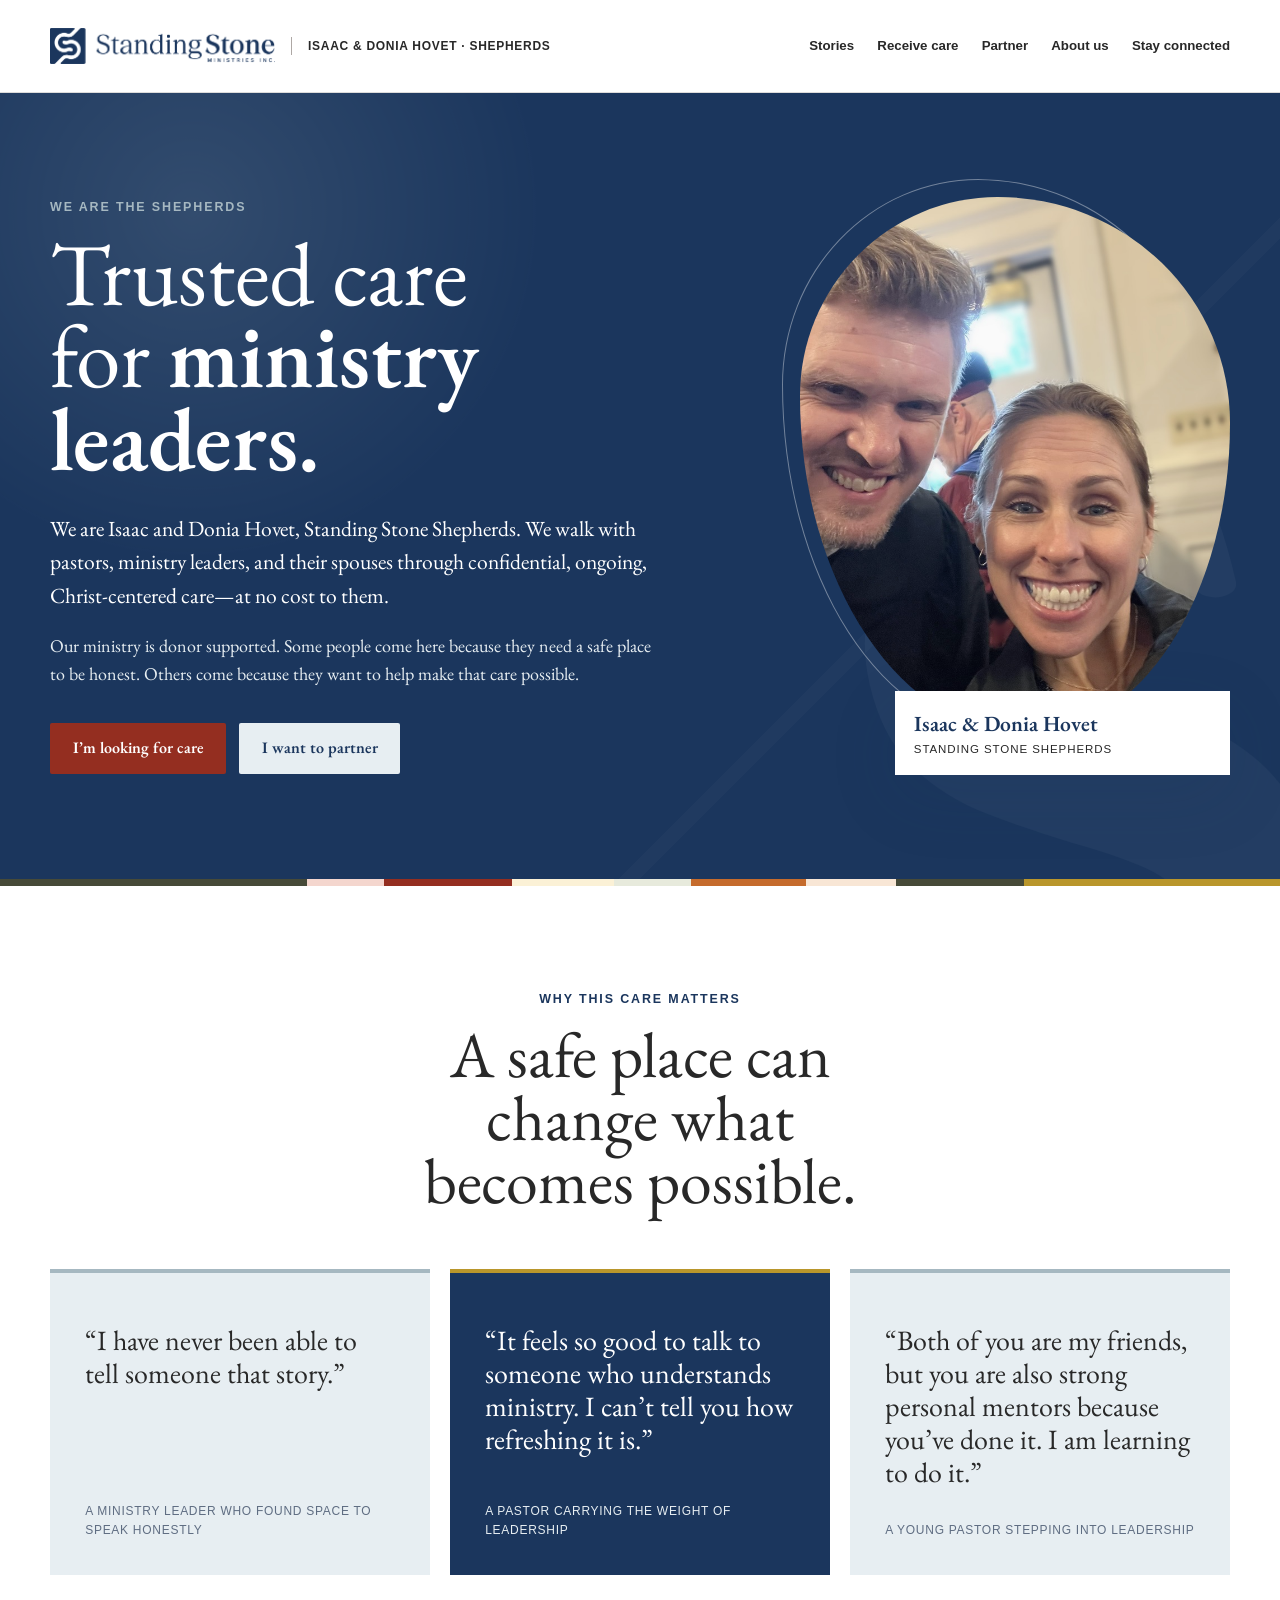
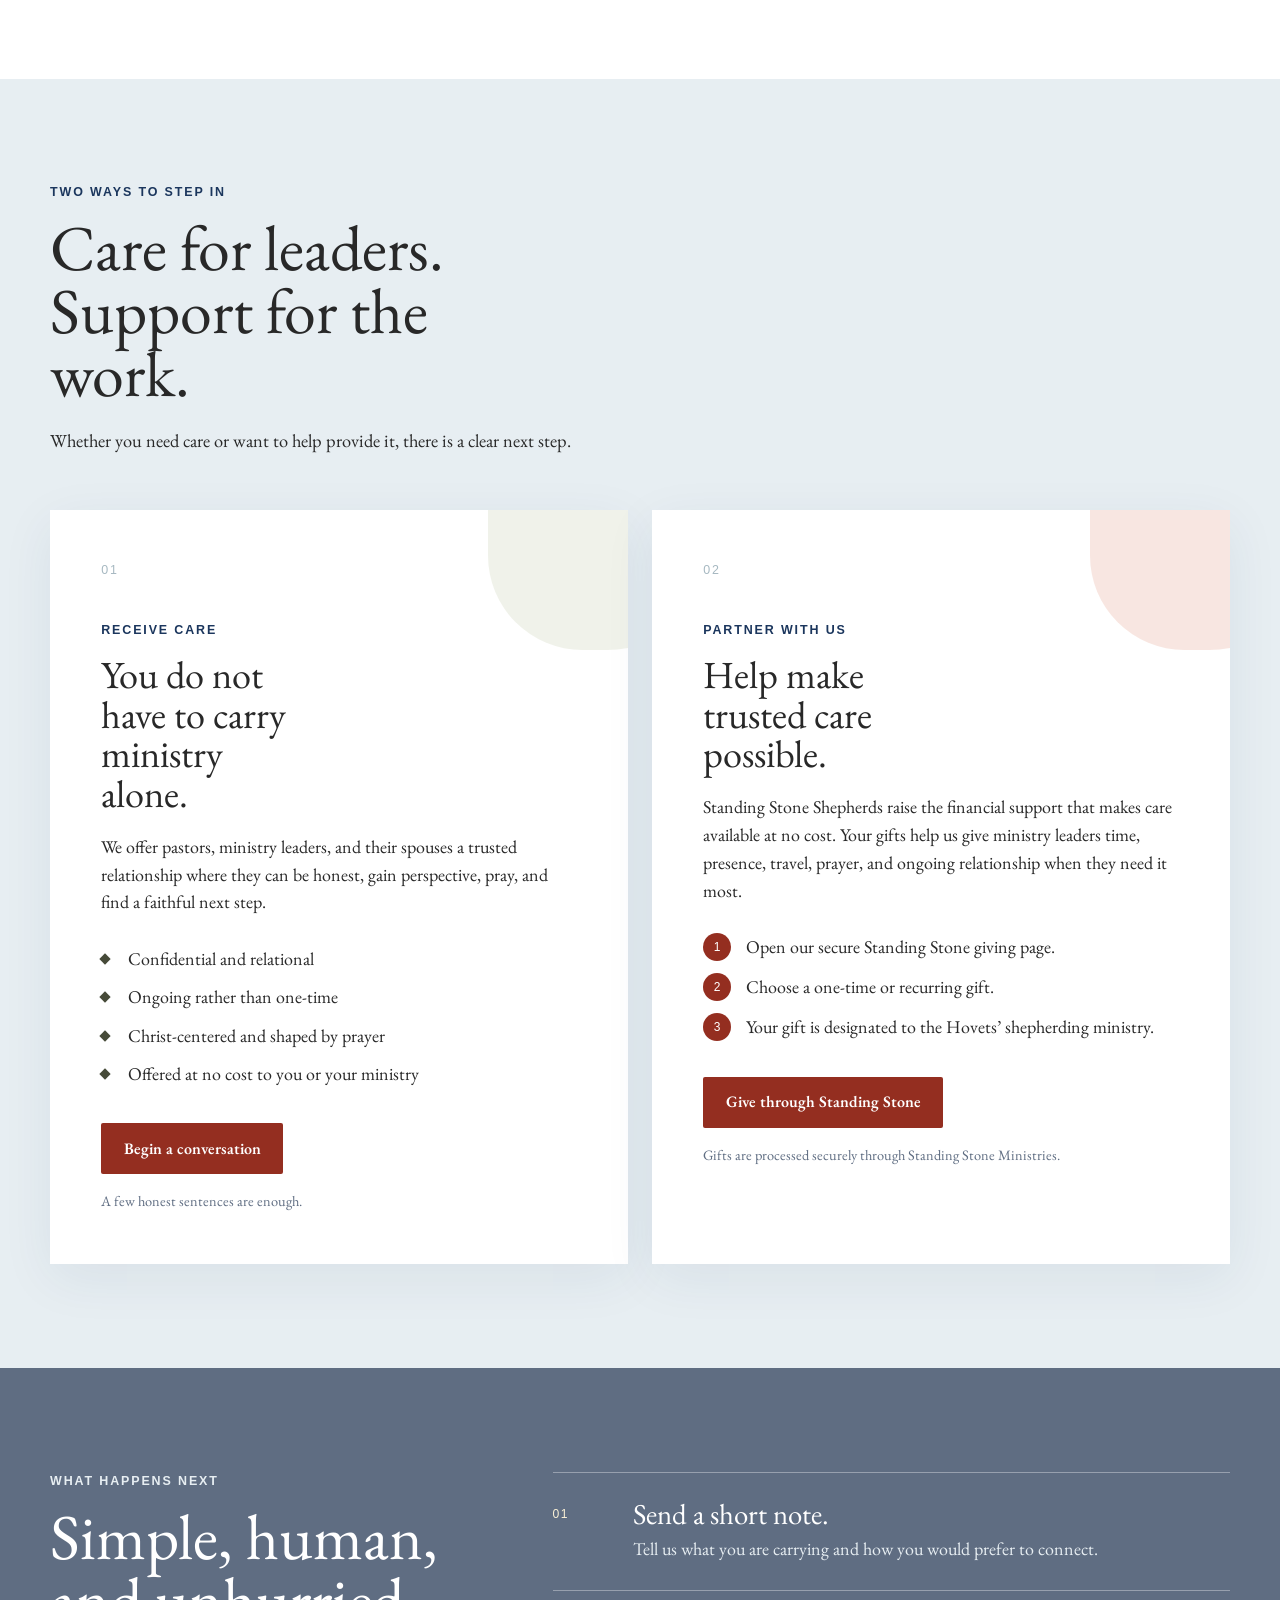
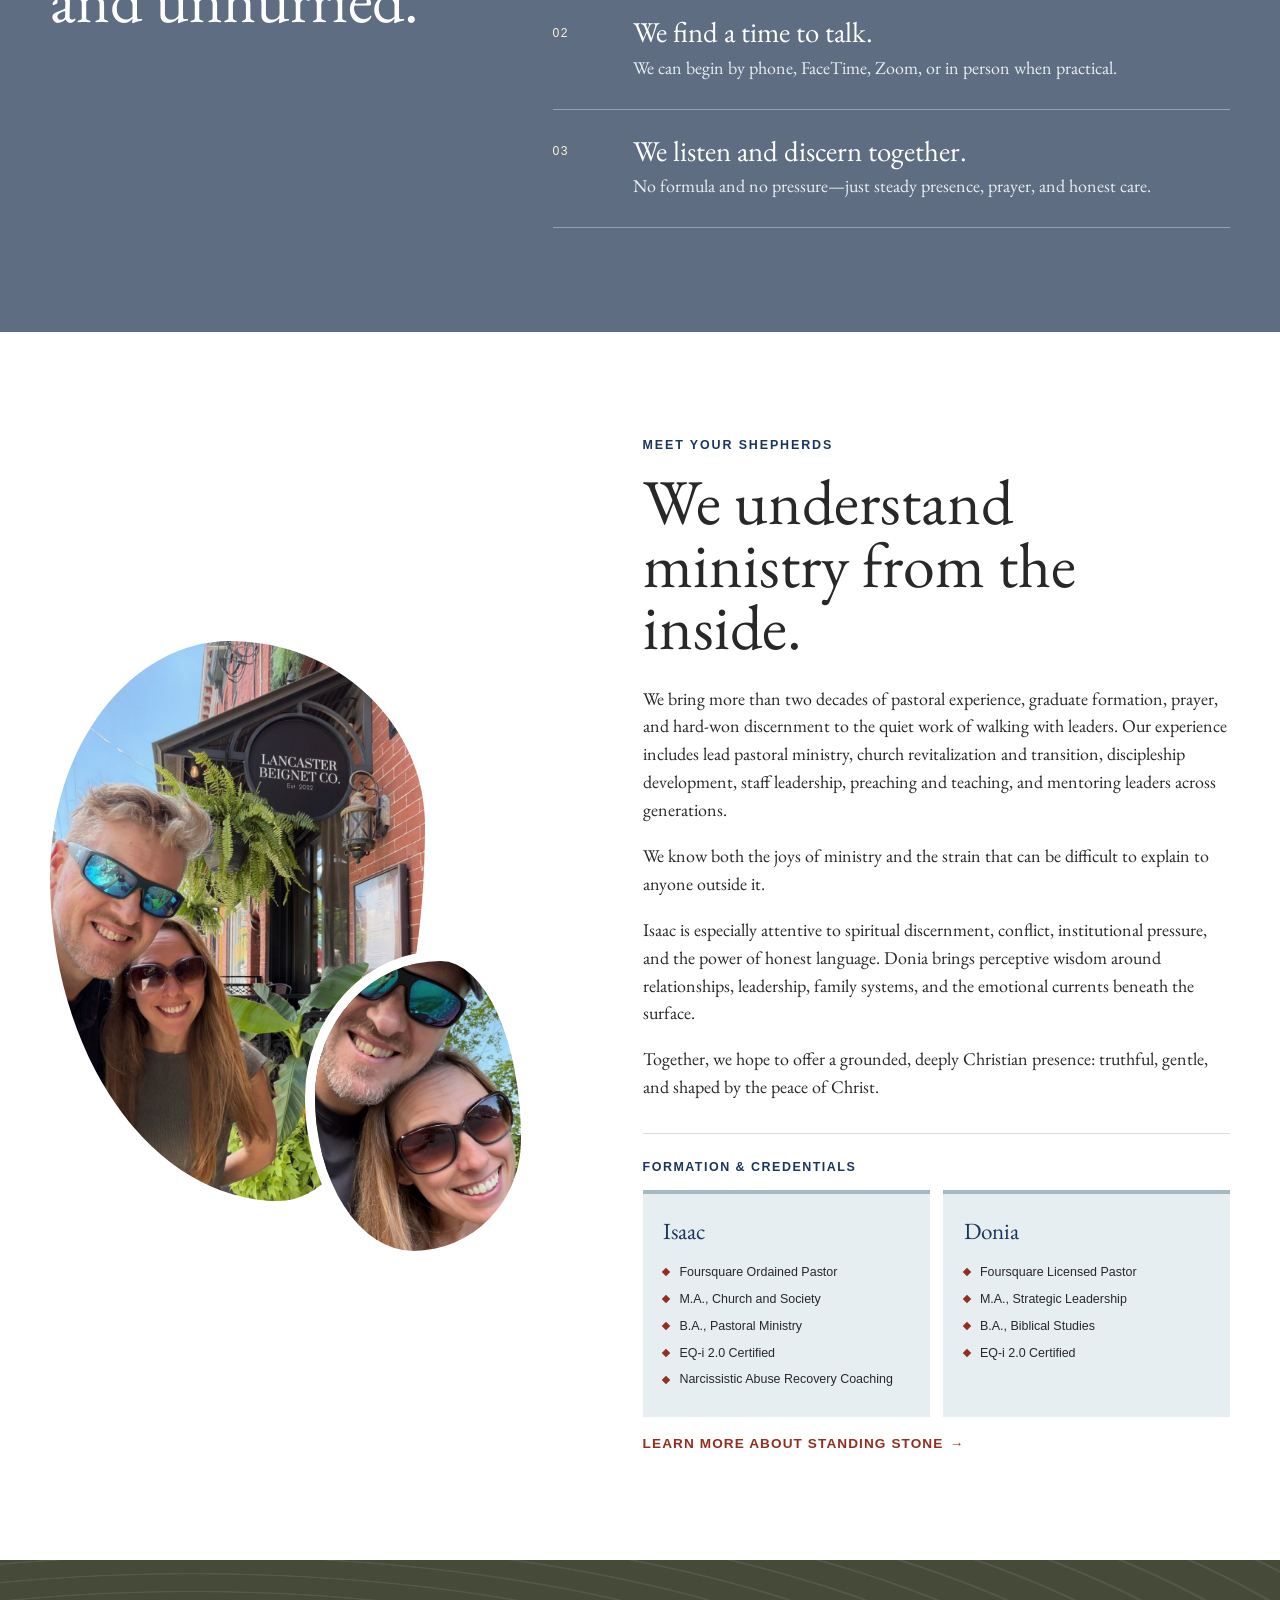
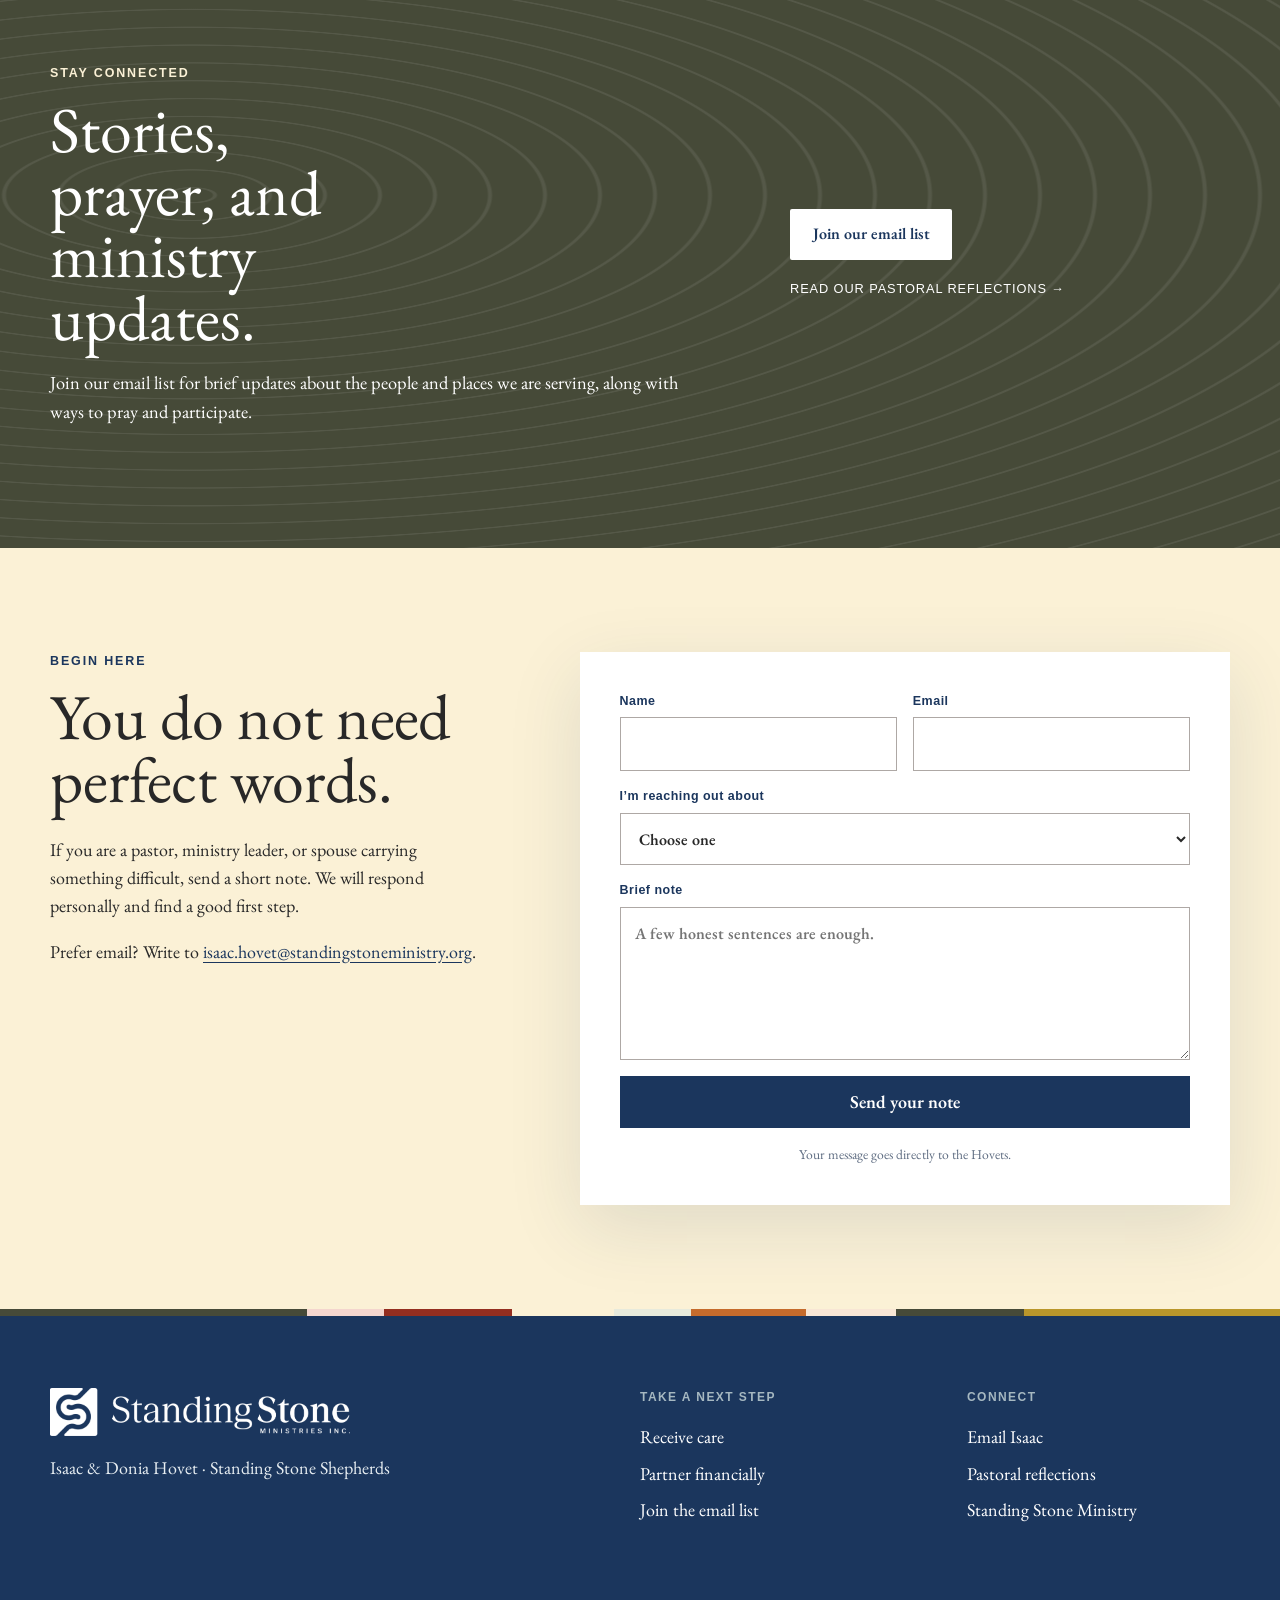
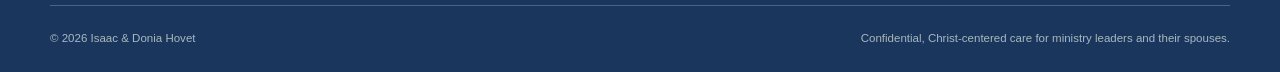
<file: index.html>
<!doctype html>
<html lang="en">
  <head>
    <meta charset="utf-8">
    <meta name="viewport" content="width=device-width, initial-scale=1">
    <title>Isaac &amp; Donia Hovet | Standing Stone Shepherds</title>
    <meta name="description" content="Isaac and Donia Hovet offer confidential, Christ-centered care at no cost to pastors, ministry leaders, and their spouses as donor-supported Standing Stone Shepherds.">
    <meta name="theme-color" content="#1B365D">
    <meta property="og:title" content="Isaac &amp; Donia Hovet | Standing Stone Shepherds">
    <meta property="og:description" content="Trusted care for ministry leaders—and a clear way to help make that care possible.">
    <meta property="og:type" content="website">
    <meta property="og:url" content="https://hovetshepherds.com">
    <link rel="icon" type="image/png" href="images/standing-stone-icon-midnight.png">
    <link rel="preconnect" href="https://fonts.googleapis.com">
    <link rel="preconnect" href="https://fonts.gstatic.com" crossorigin>
    <link href="https://fonts.googleapis.com/css2?family=EB+Garamond:wght@400;500;600;700&amp;display=swap" rel="stylesheet">
    <link href="https://api.fontshare.com/v2/css?f[]=general-sans@400,500,600,700&amp;display=swap" rel="stylesheet">
    <link rel="stylesheet" href="styles.css">
    <script defer src="script.js"></script>
  </head>
  <body>
    <a class="skip-link" href="#main">Skip to content</a>

    <header class="site-header">
      <div class="container header-inner">
        <a class="brand" href="#top" aria-label="Isaac and Donia Hovet home">
          <img src="images/standing-stone-wide-midnight.png" alt="Standing Stone Ministries Inc." class="header-logo">
          <span class="shepherd-name">Isaac &amp; Donia Hovet · Shepherds</span>
        </a>
        <button class="menu-toggle" type="button" aria-expanded="false" aria-controls="site-nav">
          <span class="menu-label">Menu</span><span class="menu-lines" aria-hidden="true"></span>
        </button>
        <nav class="site-nav" id="site-nav" aria-label="Primary">
          <a href="#stories">Stories</a>
          <a href="#care">Receive care</a>
          <a href="#partner">Partner</a>
          <a href="#about">About us</a>
          <a href="#stay-connected">Stay connected</a>
        </nav>
      </div>
    </header>

    <main id="main">
      <section class="hero" id="top">
        <div class="hero-crook" aria-hidden="true">S</div>
        <div class="container hero-grid">
          <div class="hero-copy" data-reveal>
            <p class="eyebrow">We are the shepherds</p>
            <h1>Trusted care for <strong>ministry leaders.</strong></h1>
            <p class="hero-lead">We are Isaac and Donia Hovet, Standing Stone Shepherds. We walk with pastors, ministry leaders, and their spouses through confidential, ongoing, Christ-centered care—at no cost to them.</p>
            <p class="hero-support">Our ministry is donor supported. Some people come here because they need a safe place to be honest. Others come because they want to help make that care possible.</p>
            <div class="hero-actions" aria-label="Choose your next step">
              <a class="button button-primary" href="#care">I’m looking for care</a>
              <a class="button button-light" href="#partner">I want to partner</a>
            </div>
          </div>
          <figure class="hero-photo" data-reveal>
            <img src="images/hovet-couple-friends-soft-background.jpg" alt="Isaac and Donia Hovet smiling together" loading="eager">
            <figcaption><span>Isaac &amp; Donia Hovet</span>Standing Stone Shepherds</figcaption>
          </figure>
        </div>
      </section>

      <div class="color-stripe" aria-hidden="true"></div>

      <section class="section stories" id="stories">
        <div class="container">
          <div class="section-heading centered" data-reveal>
            <p class="eyebrow">Why this care matters</p>
            <h2>A safe place can change what becomes possible.</h2>
          </div>
          <div class="testimonial-grid">
            <figure class="testimonial-card" data-reveal>
              <blockquote>“I have never been able to tell someone that story.”</blockquote>
              <figcaption>A ministry leader who found space to speak honestly</figcaption>
            </figure>
            <figure class="testimonial-card testimonial-feature" data-reveal>
              <blockquote>“It feels so good to talk to someone who understands ministry. I can’t tell you how refreshing it is.”</blockquote>
              <figcaption>A pastor carrying the weight of leadership</figcaption>
            </figure>
            <figure class="testimonial-card" data-reveal>
              <blockquote>“Both of you are my friends, but you are also strong personal mentors because you’ve done it. I am learning to do it.”</blockquote>
              <figcaption>A young pastor stepping into leadership</figcaption>
            </figure>
          </div>
        </div>
      </section>

      <section class="section pathways" aria-labelledby="pathways-title">
        <div class="container">
          <div class="section-heading" data-reveal>
            <p class="eyebrow">Two ways to step in</p>
            <h2 id="pathways-title">Care for leaders. Support for the work.</h2>
            <p>Whether you need care or want to help provide it, there is a clear next step.</p>
          </div>
          <div class="pathway-grid">
            <article class="pathway-card care-card" id="care" data-reveal>
              <p class="card-number">01</p>
              <p class="eyebrow">Receive care</p>
              <h3>You do not have to carry ministry alone.</h3>
              <p>We offer pastors, ministry leaders, and their spouses a trusted relationship where they can be honest, gain perspective, pray, and find a faithful next step.</p>
              <ul class="check-list">
                <li>Confidential and relational</li>
                <li>Ongoing rather than one-time</li>
                <li>Christ-centered and shaped by prayer</li>
                <li>Offered at no cost to you or your ministry</li>
              </ul>
              <a class="button button-primary" href="#contact">Begin a conversation</a>
              <p class="small-note">A few honest sentences are enough.</p>
            </article>
            <article class="pathway-card partner-card" id="partner" data-reveal>
              <p class="card-number">02</p>
              <p class="eyebrow">Partner with us</p>
              <h3>Help make trusted care possible.</h3>
              <p>Standing Stone Shepherds raise the financial support that makes care available at no cost. Your gifts help us give ministry leaders time, presence, travel, prayer, and ongoing relationship when they need it most.</p>
              <ol class="numbered-list">
                <li><span>1</span>Open our secure Standing Stone giving page.</li>
                <li><span>2</span>Choose a one-time or recurring gift.</li>
                <li><span>3</span>Your gift is designated to the Hovets’ shepherding ministry.</li>
              </ol>
              <a class="button button-sunset" href="https://standingstone.givevirtuous.org/donate/shepherd-donation?projectCodePreselect=2102.82" target="_blank" rel="noreferrer">Give through Standing Stone</a>
              <p class="small-note">Gifts are processed securely through Standing Stone Ministries.</p>
            </article>
          </div>
        </div>
      </section>

      <section class="section how-care-works" aria-labelledby="how-title">
        <div class="container split-heading">
          <div class="section-heading" data-reveal>
            <p class="eyebrow">What happens next</p>
            <h2 id="how-title">Simple, human, and unhurried.</h2>
          </div>
          <div class="steps" data-reveal>
            <article class="step"><span>01</span><div><h3>Send a short note.</h3><p>Tell us what you are carrying and how you would prefer to connect.</p></div></article>
            <article class="step"><span>02</span><div><h3>We find a time to talk.</h3><p>We can begin by phone, FaceTime, Zoom, or in person when practical.</p></div></article>
            <article class="step"><span>03</span><div><h3>We listen and discern together.</h3><p>No formula and no pressure—just steady presence, prayer, and honest care.</p></div></article>
          </div>
        </div>
      </section>

      <section class="section about" id="about">
        <div class="container about-grid">
          <div class="photo-collage" data-reveal>
            <img src="images/isaac-donia-lancaster.jpg" alt="Isaac and Donia Hovet together on a city street" class="about-photo-main" loading="lazy">
            <img src="images/isaac-donia-candid-outdoors.jpg" alt="Isaac and Donia Hovet smiling outdoors" class="about-photo-small" loading="lazy">
          </div>
          <div class="about-copy" data-reveal>
            <p class="eyebrow">Meet your shepherds</p>
            <h2>We understand ministry from the inside.</h2>
            <p>We bring more than two decades of pastoral experience, graduate formation, prayer, and hard-won discernment to the quiet work of walking with leaders. Our experience includes lead pastoral ministry, church revitalization and transition, discipleship development, staff leadership, preaching and teaching, and mentoring leaders across generations.</p>
            <p>We know both the joys of ministry and the strain that can be difficult to explain to anyone outside it.</p>
            <p>Isaac is especially attentive to spiritual discernment, conflict, institutional pressure, and the power of honest language. Donia brings perceptive wisdom around relationships, leadership, family systems, and the emotional currents beneath the surface.</p>
            <p>Together, we hope to offer a grounded, deeply Christian presence: truthful, gentle, and shaped by the peace of Christ.</p>
            <div class="credentials" aria-labelledby="credentials-title">
              <h3 id="credentials-title">Formation &amp; credentials</h3>
              <div class="credentials-grid">
                <article class="credential-card">
                  <h4>Isaac</h4>
                  <ul>
                    <li>Foursquare Ordained Pastor</li>
                    <li>M.A., Church and Society</li>
                    <li>B.A., Pastoral Ministry</li>
                    <li>EQ-i 2.0 Certified</li>
                    <li>Narcissistic Abuse Recovery Coaching</li>
                  </ul>
                </article>
                <article class="credential-card">
                  <h4>Donia</h4>
                  <ul>
                    <li>Foursquare Licensed Pastor</li>
                    <li>M.A., Strategic Leadership</li>
                    <li>B.A., Biblical Studies</li>
                    <li>EQ-i 2.0 Certified</li>
                  </ul>
                </article>
              </div>
            </div>
            <a class="text-link" href="https://standingstoneministry.org/" target="_blank" rel="noreferrer">Learn more about Standing Stone <span aria-hidden="true">→</span></a>
          </div>
        </div>
      </section>

      <section class="section connect-band" id="stay-connected">
        <div class="connect-texture" aria-hidden="true"></div>
        <div class="container connect-grid">
          <div data-reveal>
            <p class="eyebrow light">Stay connected</p>
            <h2>Stories, prayer, and ministry updates.</h2>
            <p>Join our email list for brief updates about the people and places we are serving, along with ways to pray and participate.</p>
          </div>
          <div class="connect-actions" data-reveal>
            <a class="button button-white" href="https://mailchi.mp/2d053c3e97a3/hovet-ministries-landing-page" target="_blank" rel="noreferrer">Join our email list</a>
            <a class="journal-link" href="https://hovetshepherds.substack.com" target="_blank" rel="noreferrer">Read our pastoral reflections <span aria-hidden="true">→</span></a>
          </div>
        </div>
      </section>

      <section class="section contact" id="contact">
        <div class="container contact-grid">
          <div class="contact-copy" data-reveal>
            <p class="eyebrow">Begin here</p>
            <h2>You do not need perfect words.</h2>
            <p>If you are a pastor, ministry leader, or spouse carrying something difficult, send a short note. We will respond personally and find a good first step.</p>
            <p>Prefer email? Write to <a href="mailto:isaac.hovet@standingstoneministry.org">isaac.hovet@standingstoneministry.org</a>.</p>
          </div>
          <form class="contact-form" name="hovet-shepherds-contact" method="POST" data-netlify="true" netlify-honeypot="bot-field" action="/thank-you.html" data-reveal>
            <input type="hidden" name="form-name" value="hovet-shepherds-contact">
            <p class="hidden-field"><label>Do not fill this out if you are human: <input name="bot-field"></label></p>
            <div class="field-row">
              <label>Name<input type="text" name="name" autocomplete="name" required></label>
              <label>Email<input type="email" name="email" autocomplete="email" required></label>
            </div>
            <label>I’m reaching out about<select name="interest" required><option value="">Choose one</option><option value="receiving-care">Receiving care</option><option value="financial-partnership">Financial partnership</option><option value="inviting-the-hovets">Inviting Isaac or Donia</option><option value="something-else">Something else</option></select></label>
            <label>Brief note<textarea name="message" rows="5" placeholder="A few honest sentences are enough." required></textarea></label>
            <button type="submit">Send your note</button>
            <p class="form-note">Your message goes directly to the Hovets.</p>
          </form>
        </div>
      </section>
    </main>

    <footer class="site-footer">
      <div class="color-stripe" aria-hidden="true"></div>
      <div class="container footer-grid">
        <div><img src="images/standing-stone-wide-white.png" alt="Standing Stone Ministries Inc." class="footer-logo"><p class="footer-name">Isaac &amp; Donia Hovet · Standing Stone Shepherds</p></div>
        <div><p class="footer-heading">Take a next step</p><a href="#care">Receive care</a><a href="#partner">Partner financially</a><a href="https://mailchi.mp/2d053c3e97a3/hovet-ministries-landing-page" target="_blank" rel="noreferrer">Join the email list</a></div>
        <div><p class="footer-heading">Connect</p><a href="mailto:isaac.hovet@standingstoneministry.org">Email Isaac</a><a href="https://hovetshepherds.substack.com" target="_blank" rel="noreferrer">Pastoral reflections</a><a href="https://standingstoneministry.org/" target="_blank" rel="noreferrer">Standing Stone Ministry</a></div>
      </div>
      <div class="container footer-bottom"><p>© <span id="year">2026</span> Isaac &amp; Donia Hovet</p><p>Confidential, Christ-centered care for ministry leaders and their spouses.</p></div>
    </footer>
  </body>
</html>
</file>
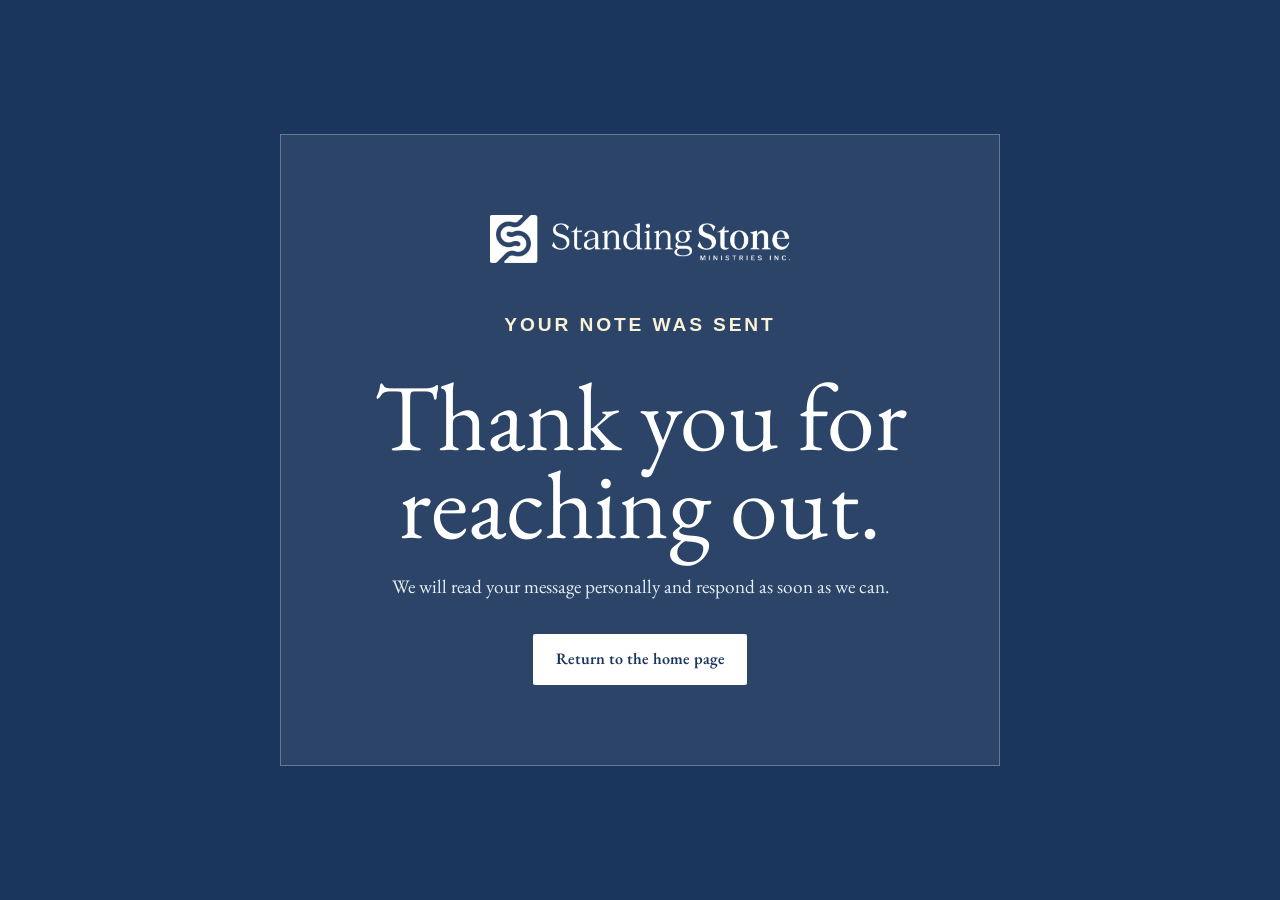
<file: thank-you.html>
<!doctype html>
<html lang="en">
  <head>
    <meta charset="utf-8">
    <meta name="viewport" content="width=device-width, initial-scale=1">
    <title>Thank You | Isaac &amp; Donia Hovet</title>
    <meta name="theme-color" content="#1B365D">
    <link rel="icon" type="image/png" href="images/standing-stone-icon-midnight.png">
    <link rel="preconnect" href="https://fonts.googleapis.com">
    <link rel="preconnect" href="https://fonts.gstatic.com" crossorigin>
    <link href="https://fonts.googleapis.com/css2?family=EB+Garamond:wght@400;500;600;700&amp;display=swap" rel="stylesheet">
    <link href="https://api.fontshare.com/v2/css?f[]=general-sans@400,500,600,700&amp;display=swap" rel="stylesheet">
    <link rel="stylesheet" href="styles.css">
    <style>
      .thank-you-page { min-height: 100vh; display: grid; place-items: center; padding: 2rem; color: var(--white); background: var(--midnight); }
      .thank-you-card { width: min(100%, 720px); padding: clamp(2rem, 7vw, 5rem); text-align: center; background: rgba(255,255,255,0.07); border: 1px solid rgba(255,255,255,0.28); }
      .thank-you-card img { width: 300px; margin: 0 auto 3rem; }
      .thank-you-card h1 { max-width: none; font-size: clamp(3.5rem, 9vw, 6rem); }
      .thank-you-card p { margin: 1.5rem auto 2rem; color: var(--mist); font-size: 1.2rem; }
    </style>
  </head>
  <body class="thank-you-page">
    <main class="thank-you-card">
      <img src="images/standing-stone-wide-white.png" alt="Standing Stone Ministries Inc.">
      <p class="eyebrow light">Your note was sent</p>
      <h1>Thank you for reaching out.</h1>
      <p>We will read your message personally and respond as soon as we can.</p>
      <a class="button button-white" href="/">Return to the home page</a>
    </main>
  </body>
</html>
</file>
<file: styles.css>
:root {
  --midnight: #1b365d;
  --lagoon: #5f6d82;
  --azure: #a6b8c1;
  --mist: #e7eef2;
  --slate: #282828;
  --granite: #aea8a5;
  --ash: #dddcdb;
  --white: #ffffff;
  --forest: #464a38;
  --sunset: #942e20;
  --sunrise: #c56b2c;
  --gold: #b9962b;
  --light-forest: #e7eadc;
  --light-sunset: #f4d6ce;
  --light-sunrise: #f8e6d5;
  --light-gold: #fbf1d6;
  --display: "The Seasons", "EB Garamond", Georgia, serif;
  --body: "EB Garamond", Georgia, serif;
  --detail: "General Sans", Arial, sans-serif;
  --container: 1180px;
  --shadow: 0 22px 70px rgba(27, 54, 93, 0.12);
}

*,
*::before,
*::after { box-sizing: border-box; }

html { scroll-behavior: smooth; }

body {
  margin: 0;
  color: var(--slate);
  background: var(--white);
  font-family: var(--body);
  font-size: 18px;
  line-height: 1.55;
  text-rendering: optimizeLegibility;
}

img { display: block; max-width: 100%; }
a { color: var(--midnight); text-underline-offset: 0.2em; }
button, input, select, textarea { font: inherit; }

.container { width: min(calc(100% - 2.5rem), var(--container)); margin: 0 auto; }
.section { padding: 6.5rem 0; }

.skip-link {
  position: fixed;
  left: 1rem;
  top: -5rem;
  z-index: 1000;
  padding: 0.75rem 1rem;
  color: var(--white);
  background: var(--slate);
}
.skip-link:focus { top: 1rem; }

.site-header {
  position: sticky;
  top: 0;
  z-index: 100;
  background: rgba(255, 255, 255, 0.96);
  border-bottom: 1px solid var(--ash);
  backdrop-filter: blur(16px);
}

.header-inner {
  min-height: 92px;
  display: flex;
  align-items: center;
  justify-content: space-between;
  gap: 2rem;
}

.brand { display: flex; align-items: center; gap: 1rem; text-decoration: none; }
.header-logo { width: 225px; height: auto; }
.shepherd-name {
  padding-left: 1rem;
  border-left: 1px solid var(--granite);
  color: var(--slate);
  font-family: var(--detail);
  font-size: 0.75rem;
  font-weight: 600;
  letter-spacing: 0.06em;
  text-transform: uppercase;
}

.site-nav { display: flex; align-items: center; gap: 1.45rem; }
.site-nav a {
  color: var(--slate);
  font-family: var(--detail);
  font-size: 0.83rem;
  font-weight: 600;
  text-decoration: none;
}
.site-nav a:hover, .site-nav a:focus-visible { color: var(--sunset); }
.menu-toggle { display: none; }

.hero {
  position: relative;
  overflow: hidden;
  color: var(--white);
  background: var(--midnight);
}

.hero::after {
  content: "";
  position: absolute;
  inset: 0;
  opacity: 0.17;
  pointer-events: none;
  background:
    radial-gradient(circle at 15% 15%, var(--azure), transparent 28%),
    linear-gradient(135deg, transparent 0 68%, rgba(255,255,255,0.13) 68% 69%, transparent 69%);
}

.hero-crook {
  position: absolute;
  right: -3vw;
  bottom: -27vw;
  z-index: 0;
  color: rgba(255, 255, 255, 0.035);
  font-family: var(--display);
  font-size: min(82vw, 950px);
  font-weight: 700;
  line-height: 1;
  transform: rotate(-13deg);
}

.hero-grid {
  position: relative;
  z-index: 1;
  min-height: 720px;
  display: grid;
  grid-template-columns: minmax(0, 1.15fr) minmax(320px, 0.75fr);
  gap: 5rem;
  align-items: center;
  padding: 6.5rem 0;
}

.eyebrow {
  margin: 0 0 1rem;
  color: var(--midnight);
  font-family: var(--detail);
  font-size: 0.78rem;
  font-weight: 600;
  letter-spacing: 0.15em;
  line-height: 1.5;
  text-transform: uppercase;
}
.hero .eyebrow { color: var(--azure); }
.eyebrow.light { color: var(--light-gold); }

h1, h2, h3 { margin: 0; font-family: var(--display); font-weight: 400; }
h1 { max-width: 11ch; font-size: clamp(4rem, 7vw, 7rem); line-height: 0.92; }
h1 strong { font-weight: 600; }
h2 { max-width: 14ch; font-size: clamp(2.8rem, 5vw, 5rem); line-height: 0.98; }
h3 { font-size: clamp(2rem, 3vw, 2.85rem); line-height: 1.03; }

.hero-lead { max-width: 40rem; margin: 2rem 0 0; font-size: 1.35rem; line-height: 1.55; }
.hero-support { max-width: 38rem; margin: 1.2rem 0 0; color: var(--mist); }
.hero-actions { display: flex; flex-wrap: wrap; gap: 0.8rem; margin-top: 2.2rem; }

.button {
  display: inline-flex;
  min-height: 51px;
  align-items: center;
  justify-content: center;
  padding: 0.75rem 1.35rem;
  border: 1px solid transparent;
  border-radius: 2px;
  font-family: var(--body);
  font-size: 1rem;
  font-weight: 600;
  line-height: 1;
  text-align: center;
  text-decoration: none;
  transition: transform 160ms ease, background 160ms ease, color 160ms ease;
}
.button:hover, .button:focus-visible { transform: translateY(-2px); }
.button-primary { color: var(--white); background: var(--sunset); }
.button-primary:hover, .button-primary:focus-visible { color: var(--white); background: #7f2419; }
.button-light { color: var(--midnight); background: var(--mist); }
.button-sunset { color: var(--white); background: var(--sunset); }
.button-white { color: var(--midnight); background: var(--white); }

.hero-photo { position: relative; max-width: 430px; margin: 0 0 0 auto; }
.hero-photo::before {
  content: "";
  position: absolute;
  inset: -18px 22px 40px -18px;
  border: 1px solid rgba(255,255,255,0.38);
  border-radius: 46% 54% 47% 53% / 37% 42% 58% 63%;
}
.hero-photo img {
  position: relative;
  width: 100%;
  aspect-ratio: 4 / 5;
  object-fit: cover;
  object-position: 50% 42%;
  border-radius: 46% 54% 47% 53% / 37% 42% 58% 63%;
  filter: saturate(0.83) contrast(0.96);
}
.hero-photo figcaption {
  position: relative;
  width: 78%;
  margin: -2.7rem 0 0 auto;
  padding: 1rem 1.2rem;
  color: var(--slate);
  background: var(--white);
  font-family: var(--detail);
  font-size: 0.72rem;
  letter-spacing: 0.08em;
  text-transform: uppercase;
  box-shadow: var(--shadow);
}
.hero-photo figcaption span { display: block; color: var(--midnight); font-family: var(--body); font-size: 1.35rem; font-weight: 600; letter-spacing: 0; text-transform: none; }

.color-stripe {
  height: 7px;
  background: linear-gradient(90deg,
    var(--forest) 0 24%, var(--light-sunset) 24% 30%, var(--sunset) 30% 40%,
    var(--light-gold) 40% 48%, var(--light-forest) 48% 54%, var(--sunrise) 54% 63%,
    var(--light-sunrise) 63% 70%, var(--forest) 70% 80%, var(--gold) 80% 100%);
}

.section-heading { margin-bottom: 3.5rem; }
.section-heading p:not(.eyebrow) { max-width: 42rem; margin: 1.25rem 0 0; font-size: 1.15rem; }
.section-heading.centered { text-align: center; }
.section-heading.centered h2, .section-heading.centered p { margin-left: auto; margin-right: auto; }

.stories { background: var(--white); }
.testimonial-grid { display: grid; grid-template-columns: repeat(3, 1fr); gap: 1.25rem; }
.testimonial-card {
  min-height: 300px;
  display: flex;
  flex-direction: column;
  justify-content: space-between;
  margin: 0;
  padding: 2.2rem;
  background: var(--mist);
  border-top: 4px solid var(--azure);
}
.testimonial-card::before { content: “; display: block; color: var(--azure); font-family: var(--display); font-size: 4rem; line-height: 0.4; }
.testimonial-card blockquote { margin: 1rem 0 2rem; font-family: var(--display); font-size: 1.75rem; line-height: 1.18; }
.testimonial-card figcaption { color: var(--lagoon); font-family: var(--detail); font-size: 0.75rem; letter-spacing: 0.06em; text-transform: uppercase; }
.testimonial-feature { color: var(--white); background: var(--midnight); border-color: var(--gold); transform: translateY(-0.8rem); }
.testimonial-feature::before { color: var(--gold); }
.testimonial-feature figcaption { color: var(--mist); }

.pathways { background: var(--mist); }
.pathway-grid { display: grid; grid-template-columns: 1fr 1fr; gap: 1.5rem; }
.pathway-card { position: relative; overflow: hidden; padding: 3.2rem; background: var(--white); box-shadow: 0 14px 50px rgba(27,54,93,0.07); }
.pathway-card::after { content: ""; position: absolute; width: 230px; height: 230px; right: -90px; top: -90px; border-radius: 42% 58% 54% 46%; background: var(--light-forest); opacity: 0.6; }
.partner-card::after { background: var(--light-sunset); }
.card-number { margin: 0 0 2.5rem; color: var(--azure); font-family: var(--detail); font-size: 0.78rem; letter-spacing: 0.15em; }
.pathway-card h3 { max-width: 11ch; margin-bottom: 1.2rem; }
.pathway-card > p:not(.eyebrow):not(.card-number):not(.small-note) { max-width: 34rem; }
.check-list, .numbered-list { margin: 1.8rem 0 2.2rem; padding: 0; list-style: none; }
.check-list li { position: relative; margin: 0.65rem 0; padding-left: 1.65rem; }
.check-list li::before { content: ""; position: absolute; left: 0; top: 0.55em; width: 8px; height: 8px; transform: rotate(45deg); background: var(--forest); }
.numbered-list { counter-reset: none; }
.numbered-list li { display: grid; grid-template-columns: 31px 1fr; gap: 0.75rem; align-items: start; margin: 0.75rem 0; }
.numbered-list span { width: 28px; height: 28px; display: grid; place-items: center; color: var(--white); background: var(--sunset); border-radius: 50%; font-family: var(--detail); font-size: 0.75rem; }
.small-note { margin: 1rem 0 0; color: var(--lagoon); font-size: 0.9rem; }

.how-care-works { color: var(--white); background: var(--lagoon); }
.how-care-works .eyebrow { color: var(--mist); }
.split-heading { display: grid; grid-template-columns: 0.75fr 1.25fr; gap: 6rem; align-items: start; }
.steps { border-top: 1px solid rgba(255,255,255,0.35); }
.step { display: grid; grid-template-columns: 60px 1fr; gap: 1.3rem; padding: 1.7rem 0; border-bottom: 1px solid rgba(255,255,255,0.35); }
.step > span { padding-top: 0.35rem; color: var(--light-gold); font-family: var(--detail); font-size: 0.76rem; letter-spacing: 0.12em; }
.step h3 { font-size: 1.8rem; }
.step p { margin: 0.35rem 0 0; color: var(--mist); }

.about { background: var(--white); }
.about-grid { display: grid; grid-template-columns: 0.9fr 1.1fr; gap: 7rem; align-items: center; }
.photo-collage { position: relative; min-height: 610px; }
.about-photo-main { width: 78%; height: 560px; object-fit: cover; object-position: 46% center; border-radius: 48% 52% 39% 61% / 42% 33% 67% 58%; filter: saturate(0.86); }
.about-photo-small { position: absolute; width: 47%; height: 310px; right: 0; bottom: -10px; object-fit: cover; border: 10px solid var(--white); border-radius: 60% 40% 52% 48% / 47% 61% 39% 53%; filter: saturate(0.82); }
.about-copy h2 { margin-bottom: 1.6rem; }
.about-copy p { max-width: 41rem; }
.credentials { max-width: 41rem; margin-top: 2rem; padding-top: 1.7rem; border-top: 1px solid var(--ash); }
.credentials > h3 { margin: 0 0 1rem; color: var(--midnight); font-family: var(--detail); font-size: 0.78rem; font-weight: 600; letter-spacing: 0.12em; text-transform: uppercase; }
.credentials-grid { display: grid; grid-template-columns: 1fr 1fr; gap: 0.85rem; }
.credential-card { padding: 1.25rem 1.3rem; background: var(--mist); border-top: 4px solid var(--azure); }
.credential-card h4 { margin: 0 0 0.8rem; color: var(--midnight); font-family: var(--display); font-size: 1.45rem; font-weight: 400; }
.credential-card ul { margin: 0; padding: 0; list-style: none; }
.credential-card li { position: relative; margin: 0.55rem 0; padding-left: 1rem; color: var(--slate); font-family: var(--detail); font-size: 0.78rem; line-height: 1.45; }
.credential-card li::before { content: ""; position: absolute; left: 0; top: 0.5em; width: 6px; height: 6px; transform: rotate(45deg); background: var(--sunset); }
.text-link { display: inline-flex; gap: 0.4rem; margin-top: 1rem; color: var(--sunset); font-family: var(--detail); font-size: 0.85rem; font-weight: 600; text-decoration: none; text-transform: uppercase; letter-spacing: 0.08em; }

.connect-band { position: relative; overflow: hidden; color: var(--white); background: var(--forest); }
.connect-band h2 { max-width: 11ch; }
.connect-band p:not(.eyebrow) { max-width: 40rem; font-size: 1.15rem; }
.connect-texture { position: absolute; inset: 0; opacity: 0.08; background: repeating-radial-gradient(ellipse at 15% 40%, transparent 0 20px, white 22px 24px, transparent 26px 55px); }
.connect-grid { position: relative; display: grid; grid-template-columns: 1.2fr 0.8fr; gap: 5rem; align-items: center; }
.connect-actions { display: flex; flex-direction: column; align-items: flex-start; gap: 1.2rem; }
.journal-link { color: var(--white); font-family: var(--detail); font-size: 0.8rem; letter-spacing: 0.07em; text-decoration: none; text-transform: uppercase; }

.contact { background: var(--light-gold); }
.contact-grid { display: grid; grid-template-columns: 0.8fr 1.2fr; gap: 6rem; align-items: start; }
.contact-copy h2 { margin-bottom: 1.5rem; }
.contact-form { display: grid; gap: 1rem; padding: 2.5rem; background: var(--white); box-shadow: var(--shadow); }
.field-row { display: grid; grid-template-columns: 1fr 1fr; gap: 1rem; }
.contact-form label { display: grid; gap: 0.4rem; color: var(--midnight); font-family: var(--detail); font-size: 0.78rem; font-weight: 600; letter-spacing: 0.04em; }
.contact-form input, .contact-form select, .contact-form textarea { width: 100%; padding: 0.85rem 0.9rem; color: var(--slate); background: var(--white); border: 1px solid var(--granite); border-radius: 0; font-family: var(--body); font-size: 1rem; }
.contact-form input:focus, .contact-form select:focus, .contact-form textarea:focus { outline: 3px solid rgba(166,184,193,0.5); border-color: var(--midnight); }
.contact-form button { min-height: 52px; color: var(--white); background: var(--midnight); border: 0; font-family: var(--body); font-weight: 600; cursor: pointer; }
.hidden-field { position: absolute; left: -9999px; }
.form-note { margin: 0; color: var(--lagoon); font-size: 0.85rem; text-align: center; }

.site-footer { color: var(--white); background: var(--midnight); }
.footer-grid { display: grid; grid-template-columns: 1.4fr 0.7fr 0.7fr; gap: 4rem; padding: 4.5rem 0; }
.footer-logo { width: 300px; }
.footer-name { color: var(--mist); }
.footer-heading { margin: 0 0 1rem; color: var(--azure); font-family: var(--detail); font-size: 0.75rem; font-weight: 600; letter-spacing: 0.12em; text-transform: uppercase; }
.footer-grid a { display: block; margin: 0.55rem 0; color: var(--white); text-decoration: none; }
.footer-bottom { display: flex; justify-content: space-between; gap: 2rem; padding: 1.5rem 0; border-top: 1px solid rgba(255,255,255,0.22); color: var(--azure); font-family: var(--detail); font-size: 0.72rem; }
.footer-bottom p { margin: 0; }

.js [data-reveal] { opacity: 0; transform: translateY(22px); transition: opacity 700ms ease, transform 700ms ease; }
.js [data-reveal].is-visible { opacity: 1; transform: none; }

@media (prefers-reduced-motion: reduce) {
  html { scroll-behavior: auto; }
  .js [data-reveal] { opacity: 1; transform: none; transition: none; }
}

@media (max-width: 980px) {
  .header-inner { min-height: 78px; }
  .shepherd-name { display: none; }
  .header-logo { width: 205px; }
  .menu-toggle { display: flex; align-items: center; gap: 0.65rem; padding: 0.6rem; color: var(--midnight); background: transparent; border: 0; font-family: var(--detail); font-size: 0.75rem; font-weight: 600; text-transform: uppercase; }
  .menu-lines, .menu-lines::before, .menu-lines::after { display: block; width: 22px; height: 2px; background: currentColor; content: ""; transition: transform 160ms ease; }
  .menu-lines { position: relative; }
  .menu-lines::before { position: absolute; top: -6px; }
  .menu-lines::after { position: absolute; top: 6px; }
  .menu-toggle[aria-expanded="true"] .menu-lines { background: transparent; }
  .menu-toggle[aria-expanded="true"] .menu-lines::before { top: 0; transform: rotate(45deg); }
  .menu-toggle[aria-expanded="true"] .menu-lines::after { top: 0; transform: rotate(-45deg); }
  .site-nav { position: absolute; inset: 78px 0 auto; display: none; flex-direction: column; align-items: flex-start; gap: 0; padding: 1rem 1.25rem 1.5rem; background: var(--white); border-bottom: 1px solid var(--ash); }
  .site-nav.is-open { display: flex; }
  .site-nav a { width: 100%; padding: 0.8rem 0; border-bottom: 1px solid var(--ash); }
  .hero-grid { min-height: auto; grid-template-columns: 1fr 0.65fr; gap: 2.5rem; }
  h1 { font-size: clamp(3.8rem, 8vw, 5.5rem); }
  .testimonial-grid { grid-template-columns: 1fr 1fr; }
  .testimonial-feature { transform: none; }
  .testimonial-card:last-child { grid-column: 1 / -1; }
  .about-grid { gap: 3rem; }
  .photo-collage { min-height: 520px; }
  .about-photo-main { height: 480px; }
  .about-photo-small { height: 260px; }
}

@media (max-width: 760px) {
  body { font-size: 17px; }
  .section { padding: 4.5rem 0; }
  .container { width: min(calc(100% - 2rem), var(--container)); }
  .hero-grid, .pathway-grid, .split-heading, .about-grid, .connect-grid, .contact-grid, .footer-grid { grid-template-columns: 1fr; }
  .hero-grid { padding: 4.5rem 0 5rem; }
  .hero-copy { order: 1; }
  .hero-photo { order: 0; width: min(82%, 360px); margin: 0 auto; }
  h1 { max-width: none; font-size: clamp(3.7rem, 17vw, 5.2rem); }
  h2 { font-size: clamp(2.7rem, 13vw, 4rem); }
  .hero-actions { flex-direction: column; align-items: stretch; }
  .button { width: 100%; }
  .testimonial-grid { grid-template-columns: 1fr; }
  .testimonial-card:last-child { grid-column: auto; }
  .pathway-card { padding: 2.1rem 1.6rem; scroll-margin-top: 90px; }
  .split-heading { gap: 2rem; }
  .about-grid { gap: 2.5rem; }
  .photo-collage { min-height: 470px; }
  .about-photo-main { width: 80%; height: 430px; }
  .about-photo-small { width: 48%; height: 240px; }
  .credentials-grid { grid-template-columns: 1fr; }
  .connect-grid { gap: 2.5rem; }
  .field-row { grid-template-columns: 1fr; }
  .contact-form { padding: 1.5rem; }
  .footer-grid { gap: 2.2rem; }
  .footer-bottom { flex-direction: column; }
}
</file>
